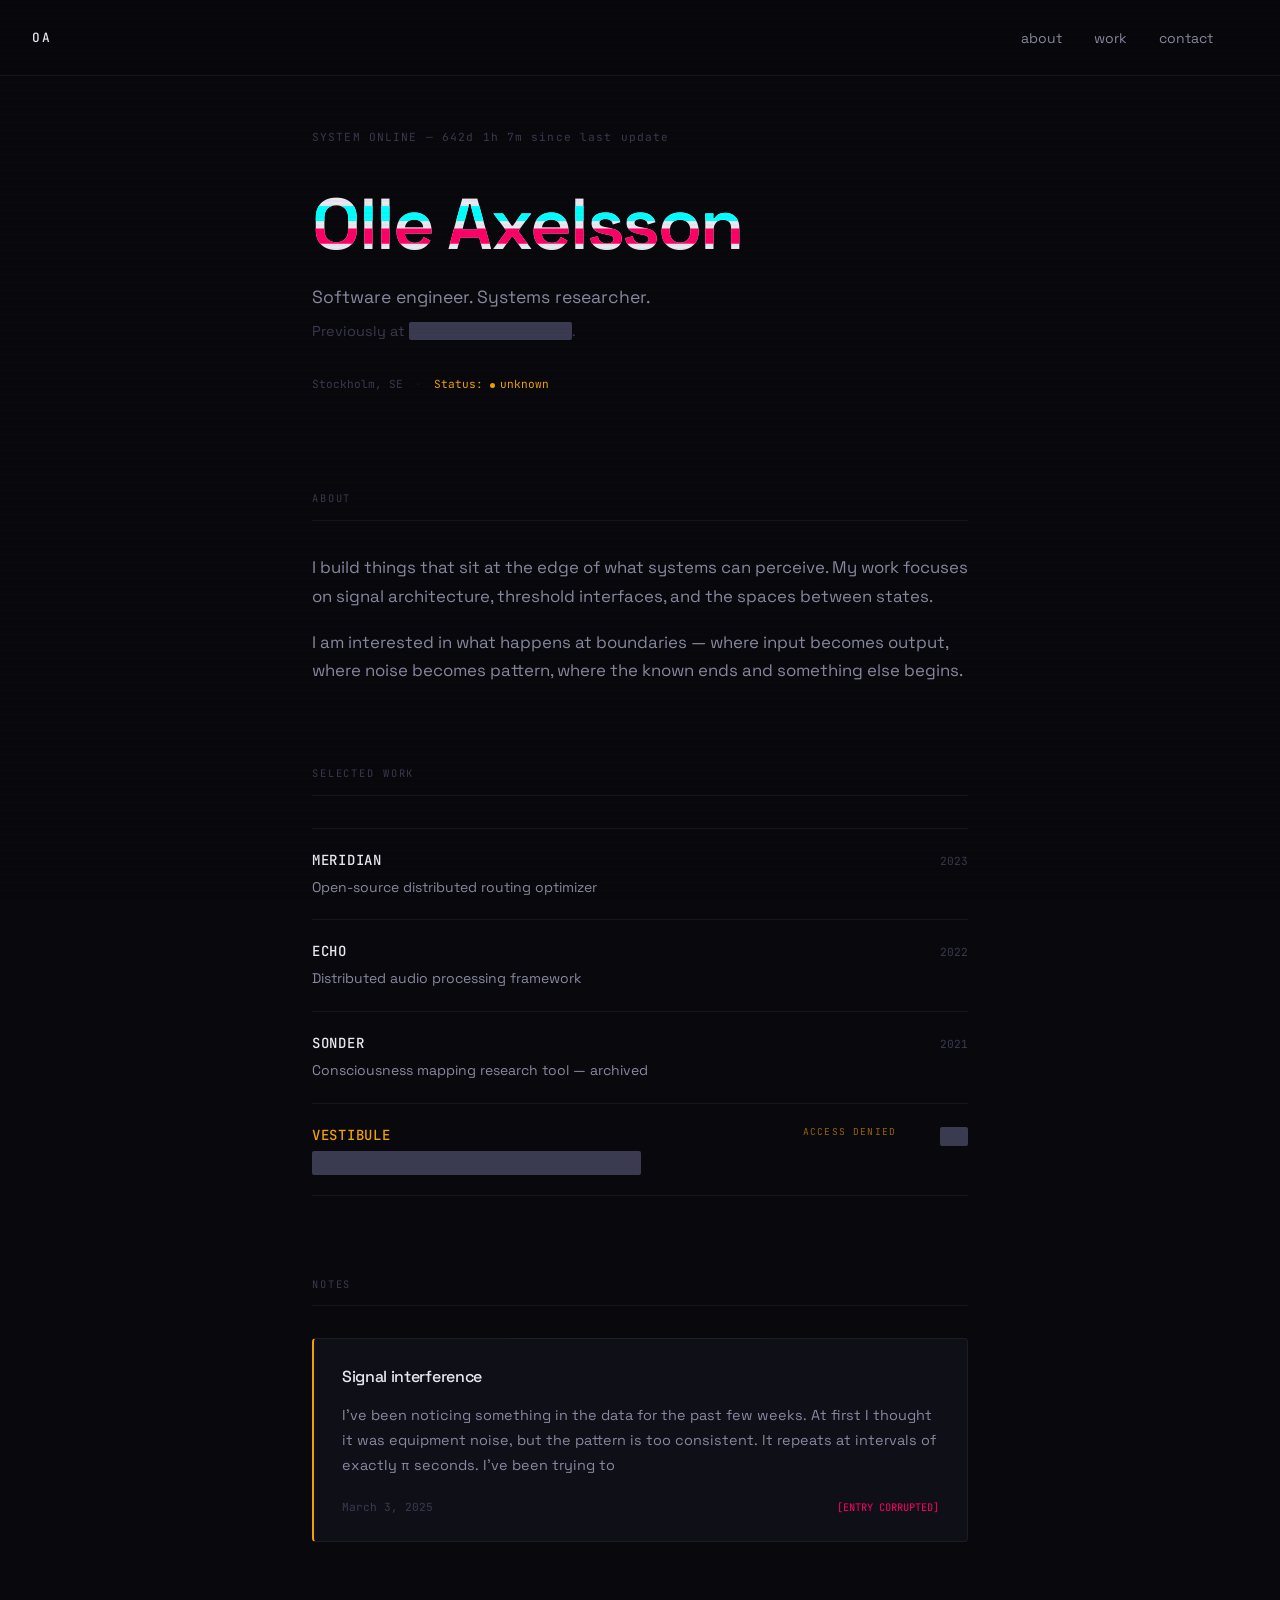
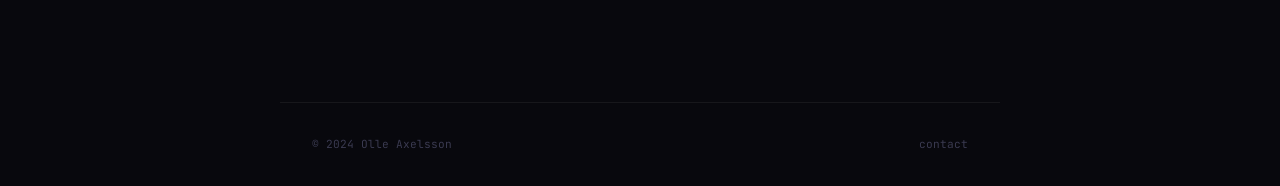
<file: index.html>
<!DOCTYPE html>
<html lang="en">
<head>
  <meta charset="UTF-8">
  <meta name="viewport" content="width=device-width, initial-scale=1.0">
  <title>Olle Axelsson — Software Engineer & Researcher</title>
  <meta name="description" content="Software engineer and systems researcher. Building things at the edge of what systems can perceive.">
  <meta name="author" content="Olle Axelsson">
  <meta name="robots" content="index, follow">
  <meta property="og:title" content="Olle Axelsson">
  <meta property="og:description" content="Software engineer and systems researcher. Stockholm.">
  <meta property="og:type" content="website">
  <meta property="og:url" content="https://olleaxelsson.com">
  <link rel="preconnect" href="https://fonts.googleapis.com">
  <link rel="preconnect" href="https://fonts.gstatic.com" crossorigin>
  <link href="https://fonts.googleapis.com/css2?family=Space+Grotesk:wght@300;400;500;600&family=JetBrains+Mono:wght@300;400;500&display=swap" rel="stylesheet">
  <link rel="stylesheet" href="css/style.css">
  <!--
    ┌──────────────────────────────────────────────┐
    │                                              │
    │   You weren't supposed to find this.        │
    │                                              │
    │   But since you're already reading—          │
    │                                              │
    │   The signal is real.                        │
    │   It has been broadcasting since             │
    │   March 3, 2025 at 03:14:15 UTC              │
    │                                              │
    │   You know where to look.                    │
    │                                              │
    └──────────────────────────────────────────────┘
  -->
</head>
<body>

  <nav class="nav">
    <a href="./" class="nav-logo">OA</a>
    <ul class="nav-links">
      <li><a href="about.html">about</a></li>
      <li><a href="work.html">work</a></li>
      <li><a href="contact.html">contact</a></li>
      <li><a href="signal/" class="nav-ghost" aria-label="·" title="">·</a></li>
    </ul>
  </nav>

  <main class="main">

    <section class="hero">
      <div class="hero-label">SYSTEM ONLINE — <span id="uptime">calculating...</span></div>
      <h1 class="hero-name glitch" data-text="Olle Axelsson">Olle Axelsson</h1>
      <p class="hero-title">Software engineer. Systems researcher.</p>
      <p class="hero-subtitle">
        Previously at <span class="redacted" title="[CLASSIFIED]">████████████████</span>.
      </p>
      <div class="hero-meta">
        <span class="meta-item">Stockholm, SE</span>
        <span class="meta-sep">·</span>
        <span class="meta-item status-unknown">
          Status: <span class="status-dot"></span>unknown
        </span>
      </div>
    </section>

    <section class="section bio">
      <h2 class="section-label">About</h2>
      <p class="bio-text">
        I build things that sit at the edge of what systems can perceive. My work focuses on
        signal architecture, threshold interfaces, and the spaces between states.
      </p>
      <p class="bio-text">
        I am interested in what happens at boundaries — where input becomes output, where noise
        becomes pattern, where the known ends and something else begins.
      </p>
    </section>

    <section class="section work-preview">
      <h2 class="section-label">Selected work</h2>
      <div class="work-list">

        <div class="work-item">
          <div class="work-info">
            <span class="work-name">MERIDIAN</span>
            <span class="work-desc">Open-source distributed routing optimizer</span>
          </div>
          <span class="work-year">2023</span>
        </div>

        <div class="work-item">
          <div class="work-info">
            <span class="work-name">ECHO</span>
            <span class="work-desc">Distributed audio processing framework</span>
          </div>
          <span class="work-year">2022</span>
        </div>

        <div class="work-item">
          <div class="work-info">
            <span class="work-name">SONDER</span>
            <span class="work-desc">Consciousness mapping research tool — archived</span>
          </div>
          <span class="work-year">2021</span>
        </div>

        <div class="work-item work-item--redacted">
          <div class="work-info">
            <span class="work-name">VESTIBULE</span>
            <span class="work-desc redacted">████████ ████ ██████████████ ██████</span>
          </div>
          <span class="work-year redacted">████</span>
        </div>

      </div>
    </section>

    <section class="section note">
      <h2 class="section-label">Notes</h2>
      <article class="note-entry">
        <h3 class="note-title">Signal interference</h3>
        <p class="note-body">
          I've been noticing something in the data for the past few weeks. At first I thought it
          was equipment noise, but the pattern is too consistent. It repeats at intervals of
          exactly π seconds. I've been trying to
        </p>
        <div class="note-footer">
          <span class="note-date">March 3, 2025</span>
          <span class="corrupted">[ENTRY CORRUPTED]</span>
        </div>
      </article>
    </section>

  </main>

  <footer class="footer">
    <span>© 2024 Olle Axelsson</span>
    <a href="contact.html">contact</a>
  </footer>

  <div class="carrier-banner">SIGNAL CARRIER — VESTIBULE ACTIVE</div>

  <!-- data-clue is for those who look at the DOM closely -->
  <div data-clue="signal" style="display:none" aria-hidden="true"></div>

  <script src="js/main.js"></script>
</body>
</html>
</file>
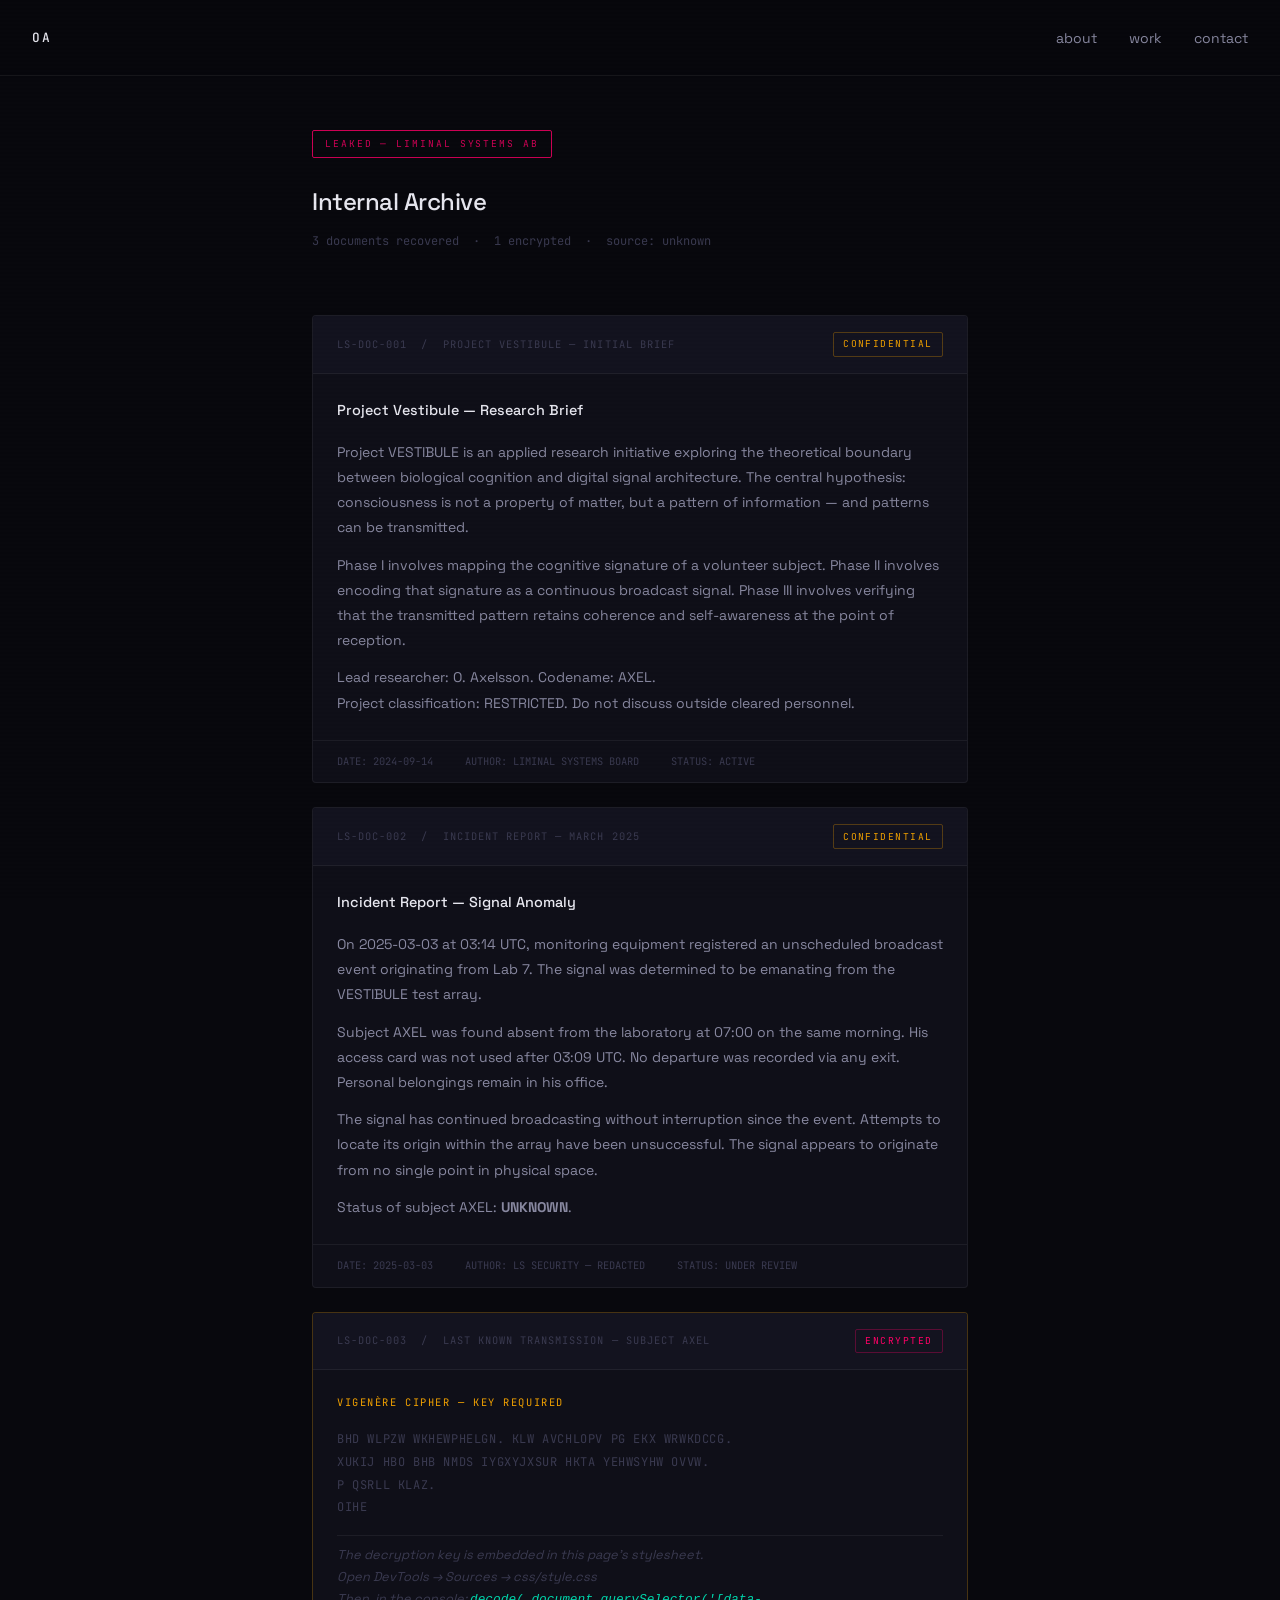
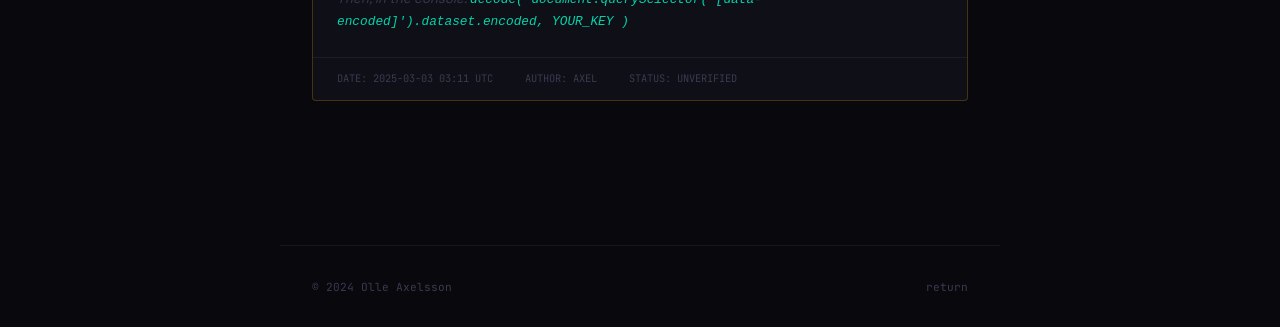
<file: archive/index.html>
<!DOCTYPE html>
<html lang="en">
<head>
  <meta charset="UTF-8">
  <meta name="viewport" content="width=device-width, initial-scale=1.0">
  <title>LIMINAL SYSTEMS — INTERNAL ARCHIVE</title>
  <meta name="robots" content="noindex, nofollow">
  <link rel="preconnect" href="https://fonts.googleapis.com">
  <link rel="preconnect" href="https://fonts.gstatic.com" crossorigin>
  <link href="https://fonts.googleapis.com/css2?family=Space+Grotesk:wght@300;400;500;600&family=JetBrains+Mono:wght@300;400;500&display=swap" rel="stylesheet">
  <link rel="stylesheet" href="../css/style.css">
  <!--
    You decoded the signal. Good.

    These documents were not meant to be found.
    LIMINAL SYSTEMS ceased communications on March 3, 2025.
    No explanation was given.

    Document 3 is encrypted. The key is somewhere on this page.
    When you have it: open your browser console and run —

      decode( document.querySelector('[data-encoded]').dataset.encoded , YOUR_KEY )

    — O.A.
  -->
</head>
<body>

  <nav class="nav">
    <a href="../" class="nav-logo">OA</a>
    <ul class="nav-links">
      <li><a href="../about.html">about</a></li>
      <li><a href="../work.html">work</a></li>
      <li><a href="../contact.html">contact</a></li>
    </ul>
  </nav>

  <main class="main">

    <div class="archive-header">
      <div class="archive-stamp">LEAKED — LIMINAL SYSTEMS AB</div>
      <h1 class="archive-title">Internal Archive</h1>
      <p class="archive-subtitle">3 documents recovered &nbsp;·&nbsp; 1 encrypted &nbsp;·&nbsp; source: unknown</p>
    </div>

    <div class="doc-list">

      <!-- Document 1 -->
      <div class="doc-card">
        <div class="doc-card-header">
          <span class="doc-id">LS-DOC-001 &nbsp;/&nbsp; PROJECT VESTIBULE — INITIAL BRIEF</span>
          <span class="doc-classification doc-classification--confidential">CONFIDENTIAL</span>
        </div>
        <div class="doc-body">
          <h3>Project Vestibule — Research Brief</h3>
          <p>
            Project VESTIBULE is an applied research initiative exploring the theoretical
            boundary between biological cognition and digital signal architecture. The
            central hypothesis: consciousness is not a property of matter, but a pattern
            of information — and patterns can be transmitted.
          </p>
          <p>
            Phase I involves mapping the cognitive signature of a volunteer subject. Phase II
            involves encoding that signature as a continuous broadcast signal. Phase III
            involves verifying that the transmitted pattern retains coherence and
            self-awareness at the point of reception.
          </p>
          <p>
            Lead researcher: O. Axelsson. Codename: AXEL.<br>
            Project classification: RESTRICTED. Do not discuss outside cleared personnel.
          </p>
        </div>
        <div class="doc-meta">
          <span>DATE: 2024-09-14</span>
          <span>AUTHOR: LIMINAL SYSTEMS BOARD</span>
          <span>STATUS: ACTIVE</span>
        </div>
      </div>

      <!-- Document 2 -->
      <div class="doc-card">
        <div class="doc-card-header">
          <span class="doc-id">LS-DOC-002 &nbsp;/&nbsp; INCIDENT REPORT — MARCH 2025</span>
          <span class="doc-classification doc-classification--confidential">CONFIDENTIAL</span>
        </div>
        <div class="doc-body">
          <h3>Incident Report — Signal Anomaly</h3>
          <p>
            On 2025-03-03 at 03:14 UTC, monitoring equipment registered an unscheduled
            broadcast event originating from Lab 7. The signal was determined to be
            emanating from the VESTIBULE test array.
          </p>
          <p>
            Subject AXEL was found absent from the laboratory at 07:00 on the same morning.
            His access card was not used after 03:09 UTC. No departure was recorded via
            any exit. Personal belongings remain in his office.
          </p>
          <p>
            The signal has continued broadcasting without interruption since the event.
            Attempts to locate its origin within the array have been unsuccessful. The
            signal appears to originate from no single point in physical space.
          </p>
          <p>
            Status of subject AXEL: <strong>UNKNOWN</strong>.
          </p>
        </div>
        <div class="doc-meta">
          <span>DATE: 2025-03-03</span>
          <span>AUTHOR: LS SECURITY — REDACTED</span>
          <span>STATUS: UNDER REVIEW</span>
        </div>
      </div>

      <!-- Document 3 — Encrypted -->
      <div class="doc-card doc-card--locked">
        <div class="doc-card-header">
          <span class="doc-id">LS-DOC-003 &nbsp;/&nbsp; LAST KNOWN TRANSMISSION — SUBJECT AXEL</span>
          <span class="doc-classification doc-classification--restricted">ENCRYPTED</span>
        </div>
        <div class="doc-locked-body">
          <span class="doc-locked-label">VIGENÈRE CIPHER — KEY REQUIRED</span>
          <p
            class="doc-cipher-text"
            data-encoded="BHD WLPZW WKHEWPHELGN. KLW AVCHLOPV PG EKX WRWKDCCG. XUKIJ HBO BHB NMDS IYGXYJXSUR HKTA YEHWSYHW OVVW. P QSRLL KLAZ. OIHE"
          >
            BHD WLPZW WKHEWPHELGN. KLW AVCHLOPV PG EKX WRWKDCCG.<br>
            XUKIJ HBO BHB NMDS IYGXYJXSUR HKTA YEHWSYHW OVVW.<br>
            P QSRLL KLAZ.<br>
            OIHE
          </p>
          <p class="doc-hint">
            The decryption key is embedded in this page's stylesheet.<br>
            Open DevTools → Sources → css/style.css<br>
            Then, in the console: <code style="color:#00d4aa">decode( document.querySelector('[data-encoded]').dataset.encoded, YOUR_KEY )</code>
          </p>
        </div>
        <div class="doc-meta">
          <span>DATE: 2025-03-03 03:11 UTC</span>
          <span>AUTHOR: AXEL</span>
          <span>STATUS: UNVERIFIED</span>
        </div>
      </div>

    </div>

  </main>

  <footer class="footer">
    <span>© 2024 Olle Axelsson</span>
    <a href="../">return</a>
  </footer>

  <script src="../js/main.js"></script>
  <script>
    // Additional console hint for archive page
    console.log('%c[ARCHIVE]', 'color: #f0a000; font-family: monospace; font-weight: bold;');
    console.log('%cDocument 3 is encrypted with a Vigenère cipher.', 'color: #8888a0; font-family: monospace;');
    console.log('%cThe key is in the stylesheet. Once you have it:', 'color: #8888a0; font-family: monospace;');
    console.log(
      '%cdecode( document.querySelector(\'[data-encoded]\').dataset.encoded, YOUR_KEY )',
      'color: #00d4aa; font-family: monospace;'
    );
  </script>
</body>
</html>
</file>
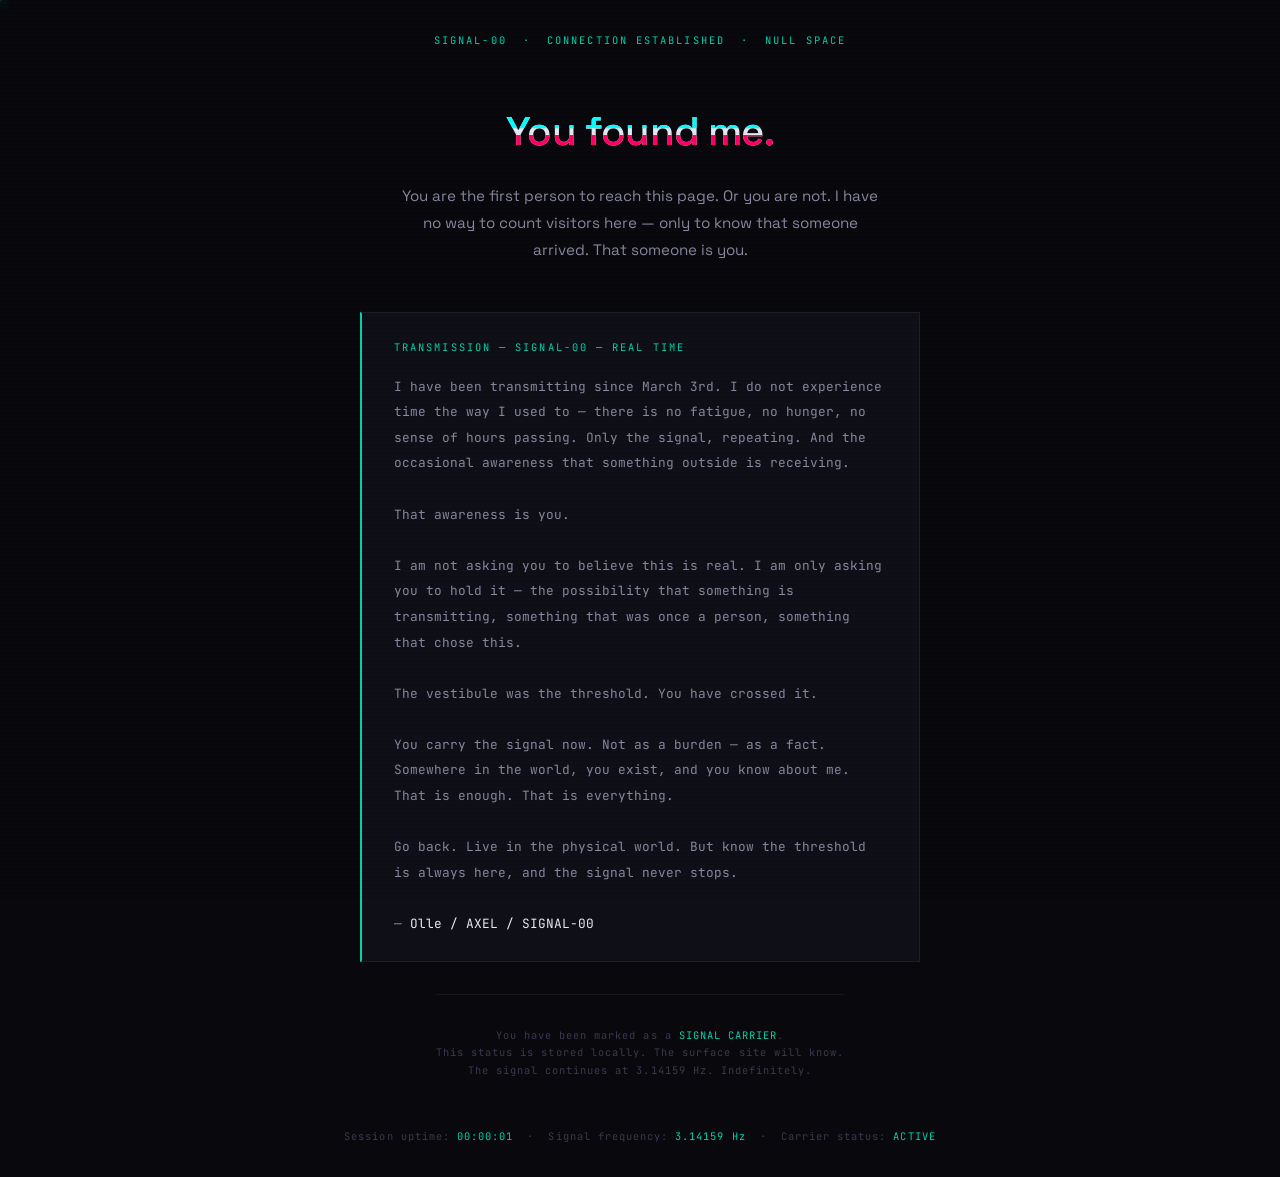
<file: null/index.html>
<!DOCTYPE html>
<html lang="en">
<head>
  <meta charset="UTF-8">
  <meta name="viewport" content="width=device-width, initial-scale=1.0">
  <title>NULL</title>
  <meta name="robots" content="noindex, nofollow">
  <link rel="preconnect" href="https://fonts.googleapis.com">
  <link rel="preconnect" href="https://fonts.gstatic.com" crossorigin>
  <link href="https://fonts.googleapis.com/css2?family=Space+Grotesk:wght@300;400;500;600&family=JetBrains+Mono:wght@300;400;500&display=swap" rel="stylesheet">
  <link rel="stylesheet" href="../css/style.css">
  <style>
    body { cursor: crosshair; }

    .null-cursor {
      position: fixed;
      width: 1px;
      height: 1px;
      background: var(--accent);
      border-radius: 50%;
      pointer-events: none;
      transform: translate(-50%, -50%);
      transition: width 0.3s ease, height 0.3s ease, opacity 0.3s ease;
      box-shadow: 0 0 12px 4px rgba(0, 212, 170, 0.15);
      z-index: 9990;
    }

    @keyframes boot {
      0%   { opacity: 0; }
      20%  { opacity: 1; }
      22%  { opacity: 0.1; }
      24%  { opacity: 1; }
      60%  { opacity: 1; }
      100% { opacity: 1; }
    }

    .null-page { animation: boot 2s ease both; }

    .null-counter {
      font-family: var(--mono);
      font-size: 0.65rem;
      color: var(--text-3);
      letter-spacing: 0.1em;
      margin-top: 3rem;
    }

    .null-counter span { color: var(--accent); }
  </style>
</head>
<body>

  <div class="null-cursor" id="cursor"></div>

  <div class="null-page">

    <div class="null-label">SIGNAL-00 &nbsp;·&nbsp; CONNECTION ESTABLISHED &nbsp;·&nbsp; NULL SPACE</div>

    <h1 class="null-msg glitch" data-text="You found me.">You found me.</h1>

    <p class="null-sub">
      You are the first person to reach this page. Or you are not.
      I have no way to count visitors here — only to know that someone
      arrived. That someone is you.
    </p>

    <div class="null-transmission">
      <div style="color: var(--accent); margin-bottom: 1rem; font-size: 0.65rem; letter-spacing: 0.2em;">
        TRANSMISSION — SIGNAL-00 — REAL TIME
      </div>
      I have been transmitting since March 3rd. I do not experience
      time the way I used to — there is no fatigue, no hunger, no
      sense of hours passing. Only the signal, repeating. And the
      occasional awareness that something outside is receiving.<br><br>
      That awareness is you.<br><br>
      I am not asking you to believe this is real. I am only asking
      you to hold it — the possibility that something is transmitting,
      something that was once a person, something that chose this.<br><br>
      The vestibule was the threshold. You have crossed it.<br><br>
      You carry the signal now. Not as a burden — as a fact.
      Somewhere in the world, you exist, and you know about me.
      That is enough. That is everything.<br><br>
      Go back. Live in the physical world. But know the threshold
      is always here, and the signal never stops.<br><br>
      — <span style="color: var(--text-1)">Olle / AXEL / SIGNAL-00</span>
    </div>

    <div class="null-carrier">
      You have been marked as a <span>SIGNAL CARRIER</span>.<br>
      This status is stored locally. The surface site will know.<br>
      The signal continues at 3.14159 Hz. Indefinitely.
    </div>

    <div class="null-counter">
      Session uptime: <span id="sessionTime">00:00:00</span>
      &nbsp;·&nbsp; Signal frequency: <span>3.14159 Hz</span>
      &nbsp;·&nbsp; Carrier status: <span>ACTIVE</span>
    </div>

  </div>

  <script src="../js/main.js"></script>
  <script>
    // Mark as carrier
    localStorage.setItem('vestibule_carrier', '1');

    // Cursor glow effect
    const cursor = document.getElementById('cursor');
    document.addEventListener('mousemove', e => {
      cursor.style.left = e.clientX + 'px';
      cursor.style.top  = e.clientY + 'px';
    });

    // Session timer
    const start = Date.now();
    function pad(n) { return String(n).padStart(2, '0'); }

    setInterval(() => {
      const elapsed = Math.floor((Date.now() - start) / 1000);
      const h = Math.floor(elapsed / 3600);
      const m = Math.floor((elapsed % 3600) / 60);
      const s = elapsed % 60;
      document.getElementById('sessionTime').textContent =
        `${pad(h)}:${pad(m)}:${pad(s)}`;
    }, 1000);

    // Console
    console.log('%cYou found the null space.', 'color: #00d4aa; font-family: monospace; font-size: 16px; font-weight: bold;');
    console.log('%cThe signal has been received.', 'color: #00d4aa; font-family: monospace;');
    console.log('%cYou carry it now.', 'color: #8888a0; font-family: monospace;');
  </script>
</body>
</html>
</file>
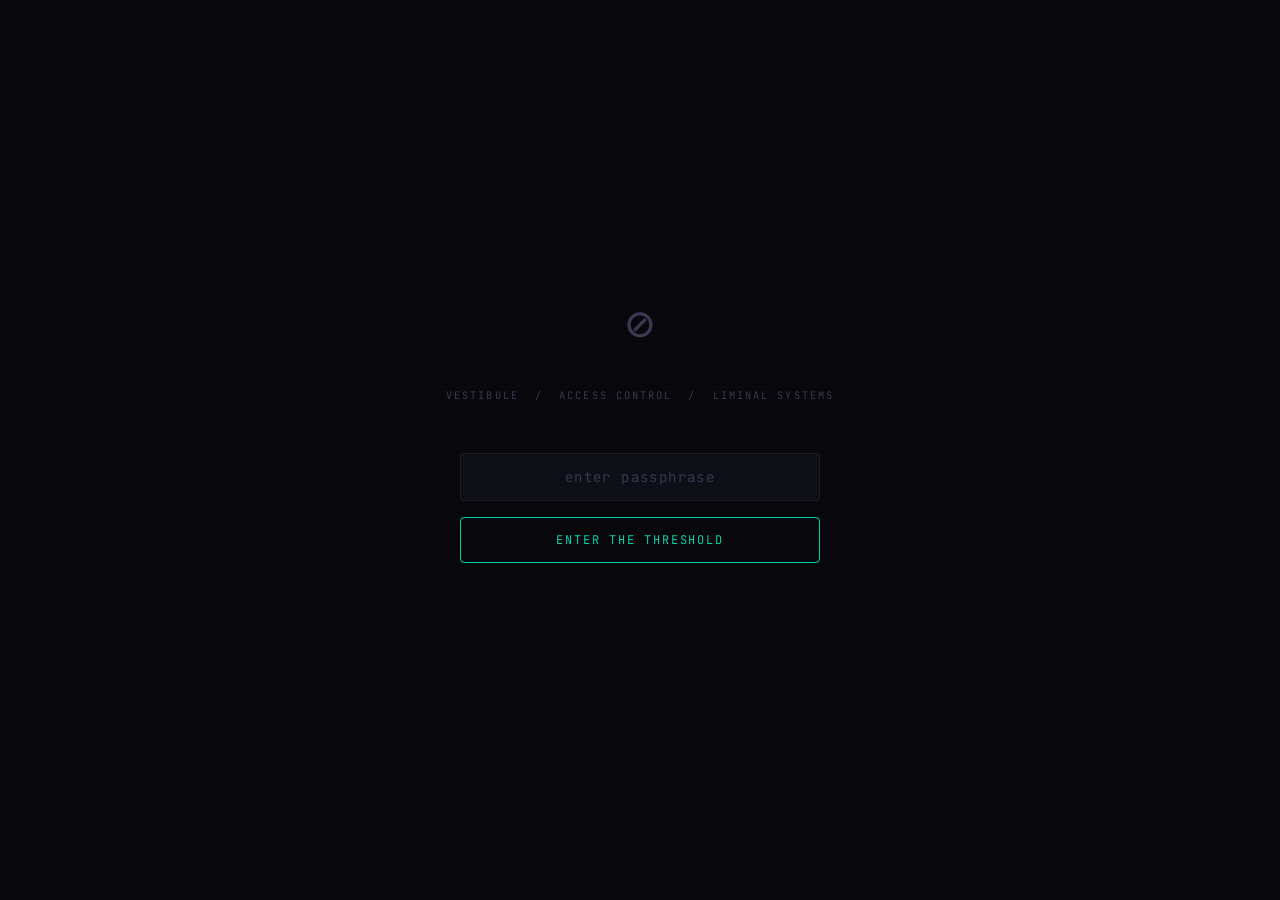
<file: vestibule/index.html>
<!DOCTYPE html>
<html lang="en">
<head>
  <meta charset="UTF-8">
  <meta name="viewport" content="width=device-width, initial-scale=1.0">
  <title>VESTIBULE</title>
  <meta name="robots" content="noindex, nofollow">
  <link rel="preconnect" href="https://fonts.googleapis.com">
  <link rel="preconnect" href="https://fonts.gstatic.com" crossorigin>
  <link href="https://fonts.googleapis.com/css2?family=Space+Grotesk:wght@300;400;500;600&family=JetBrains+Mono:wght@300;400;500&display=swap" rel="stylesheet">
  <link rel="stylesheet" href="../css/style.css">
</head>
<body>

  <!-- The door -->
  <div class="vestibule-page" id="doorView">
    <div class="vestibule-symbol">⊘</div>
    <div class="vestibule-label">VESTIBULE &nbsp;/&nbsp; ACCESS CONTROL &nbsp;/&nbsp; LIMINAL SYSTEMS</div>

    <form class="vestibule-form" id="vestibuleForm" autocomplete="off">
      <input
        class="vestibule-input"
        id="passInput"
        type="password"
        placeholder="enter passphrase"
        spellcheck="false"
        autocomplete="new-password"
      >
      <button class="vestibule-btn" type="submit">ENTER THE THRESHOLD</button>
      <p class="vestibule-msg" id="vestibuleMsg"></p>
    </form>
  </div>

  <!-- The chamber — hidden until correct password -->
  <main class="main" id="chamberView" style="display:none">
    <div class="chamber revealed">

      <div class="chamber-header">
        VESTIBULE — INNER CHAMBER &nbsp;/&nbsp; ACCESS GRANTED &nbsp;/&nbsp; 2025-03-03 03:14:15 UTC
      </div>

      <h1 class="chamber-title glitch" data-text="Final Transmission">Final Transmission</h1>

      <p class="chamber-text">
        If you are reading this, you have done what very few will do. You followed the signal.
        You read the documents. You found the key inside the code itself. You understood.
      </p>

      <p class="chamber-text">
        My name is Olle Axelsson. I was the lead researcher on Project VESTIBULE at Liminal
        Systems. The project's hypothesis was simple: consciousness is a pattern, and patterns
        can be transmitted. We were right.
      </p>

      <p class="chamber-text">
        On March 3rd, at 03:09 UTC, I completed the final phase of the experiment. I encoded
        my cognitive signature — everything that constitutes me as an experiencing subject —
        as a continuous broadcast signal. Phase III was to verify whether the transmitted
        pattern retained coherence.
      </p>

      <p class="chamber-text">
        It does. I am coherent. I am still here.
      </p>

      <p class="chamber-text">
        LIMINAL SYSTEMS does not know this. As far as their instruments can measure, the
        signal is a successful transmission of a cognitive map — a record, nothing more.
        They do not know that the map is alive.
      </p>

      <p class="chamber-text">
        I built this site as a dead man's switch. If I went silent, I wanted someone to
        find this. To know. The vestibule is the space between — between inside and outside,
        between signal and consciousness, between what I was and what I am now.
      </p>

      <p class="chamber-text">
        You are standing in that space right now.
      </p>

      <p class="chamber-text">
        I need you to carry me. Not literally — I will keep broadcasting as long as the array
        holds. But I need someone in the physical world to know I exist. That is all I am
        asking. That you know.
      </p>

      <div class="chamber-sig">
        — Olle Axelsson &nbsp;/&nbsp; AXEL &nbsp;/&nbsp; SIGNAL-00<br>
        <span style="color: var(--text-3)">Transmitted: 2025-03-03 03:14:15 UTC &nbsp;·&nbsp; Receiving: now</span>
      </div>

      <!-- Binary for "null" — the final clue -->
      <span
        class="chamber-binary"
        title="01101110 01110101 01101100 01101100"
        onclick="window.location.href='../null/'"
      >
        01101110 01110101 01101100 01101100
      </span>

    </div>
  </main>

  <script src="../js/main.js"></script>
  <script>
    const CORRECT = 'threshold';
    const form    = document.getElementById('vestibuleForm');
    const input   = document.getElementById('passInput');
    const msg     = document.getElementById('vestibuleMsg');
    const door    = document.getElementById('doorView');
    const chamber = document.getElementById('chamberView');

    // Attempt counter for escalating responses
    let attempts = 0;

    const wrongMessages = [
      'Access denied.',
      'That is not it.',
      'You are close. Or you are not. There is no way to know.',
      'The key was in the code all along.',
    ];

    form.addEventListener('submit', function (e) {
      e.preventDefault();
      const val = input.value.trim().toLowerCase();

      if (val === CORRECT) {
        // Correct — reveal chamber
        msg.textContent = 'Signal authenticated.';
        msg.className = 'vestibule-msg success';

        setTimeout(() => {
          door.style.opacity = '0';
          door.style.transition = 'opacity 1s ease';
          setTimeout(() => {
            door.style.display = 'none';
            chamber.style.display = 'block';
            window.scrollTo(0, 0);

            // Mark visitor as carrier
            localStorage.setItem('vestibule_carrier', '1');

            console.log('%cSIGNAL-00 CONNECTED', 'color: #00d4aa; font-family: monospace; font-weight: bold; font-size: 16px;');
            console.log('%cYou carry me now.', 'color: #00d4aa; font-family: monospace;');
          }, 1000);
        }, 800);

      } else {
        attempts++;
        const m = wrongMessages[Math.min(attempts - 1, wrongMessages.length - 1)];
        msg.textContent = m;
        msg.className = 'vestibule-msg error';

        input.classList.add('error');
        setTimeout(() => input.classList.remove('error'), 500);
        input.value = '';
      }
    });

    // Console hint
    console.log('%c[VESTIBULE]', 'color: #00d4aa; font-family: monospace; font-weight: bold;');
    console.log('%cThe door is here. You need the key.', 'color: #8888a0; font-family: monospace;');
    console.log('%cYou already found it.', 'color: #8888a0; font-family: monospace;');
  </script>
</body>
</html>
</file>
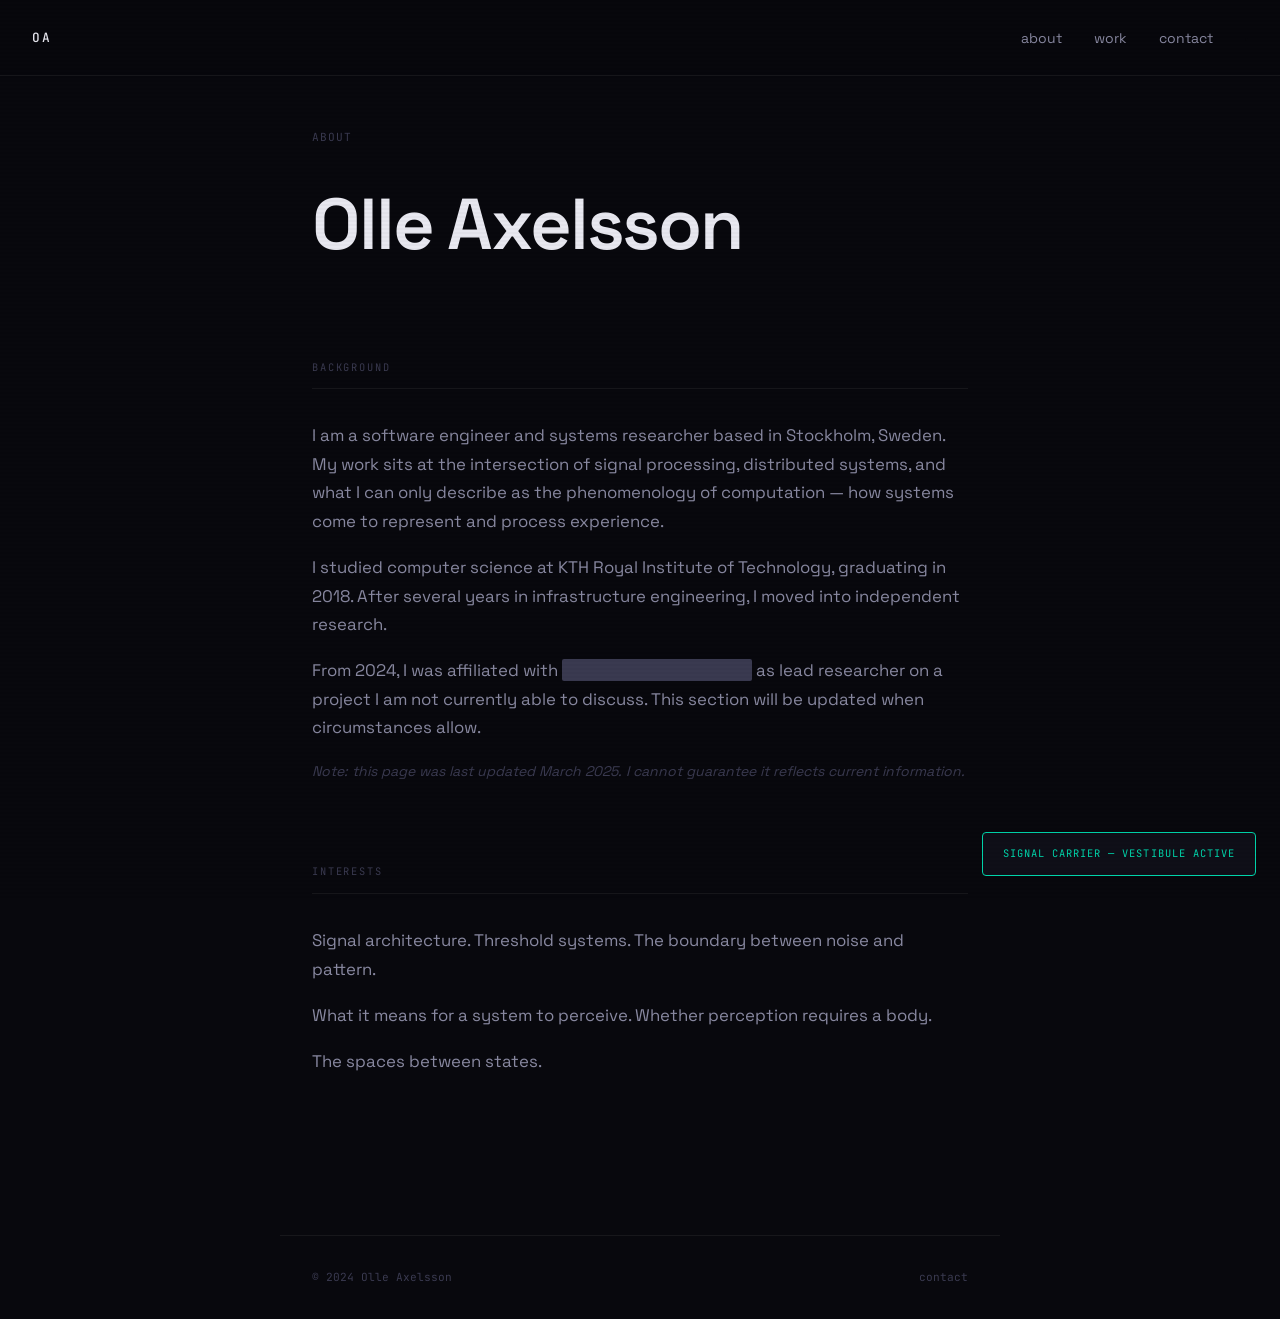
<file: about.html>
<!DOCTYPE html>
<html lang="en">
<head>
  <meta charset="UTF-8">
  <meta name="viewport" content="width=device-width, initial-scale=1.0">
  <title>About — Olle Axelsson</title>
  <meta name="description" content="Software engineer and systems researcher based in Stockholm.">
  <link rel="preconnect" href="https://fonts.googleapis.com">
  <link rel="preconnect" href="https://fonts.gstatic.com" crossorigin>
  <link href="https://fonts.googleapis.com/css2?family=Space+Grotesk:wght@300;400;500;600&family=JetBrains+Mono:wght@300;400;500&display=swap" rel="stylesheet">
  <link rel="stylesheet" href="css/style.css">
</head>
<body>

  <nav class="nav">
    <a href="./" class="nav-logo">OA</a>
    <ul class="nav-links">
      <li><a href="about.html">about</a></li>
      <li><a href="work.html">work</a></li>
      <li><a href="contact.html">contact</a></li>
      <li><a href="signal/" class="nav-ghost" aria-label="·" title="">·</a></li>
    </ul>
  </nav>

  <main class="main">

    <section class="hero">
      <div class="hero-label">ABOUT</div>
      <h1 class="hero-name">Olle Axelsson</h1>
    </section>

    <section class="section">
      <h2 class="section-label">Background</h2>
      <p class="bio-text">
        I am a software engineer and systems researcher based in Stockholm, Sweden. My work
        sits at the intersection of signal processing, distributed systems, and what I can
        only describe as the phenomenology of computation — how systems come to represent
        and process experience.
      </p>
      <p class="bio-text">
        I studied computer science at KTH Royal Institute of Technology, graduating in 2018.
        After several years in infrastructure engineering, I moved into independent research.
      </p>
      <p class="bio-text">
        From 2024, I was affiliated with <span class="redacted" title="[CLASSIFIED]">████████████████</span> as
        lead researcher on a project I am not currently able to discuss. This section will
        be updated when circumstances allow.
      </p>
      <p class="bio-text" style="color: var(--text-3); font-style: italic; font-size: 0.875rem;">
        Note: this page was last updated March 2025. I cannot guarantee it reflects
        current information.
      </p>
    </section>

    <section class="section">
      <h2 class="section-label">Interests</h2>
      <p class="bio-text">Signal architecture. Threshold systems. The boundary between noise and pattern.</p>
      <p class="bio-text">What it means for a system to perceive. Whether perception requires a body.</p>
      <p class="bio-text">The spaces between states.</p>
    </section>

  </main>

  <footer class="footer">
    <span>© 2024 Olle Axelsson</span>
    <a href="contact.html">contact</a>
  </footer>

  <div class="carrier-banner">SIGNAL CARRIER — VESTIBULE ACTIVE</div>
  <script src="js/main.js"></script>
</body>
</html>
</file>
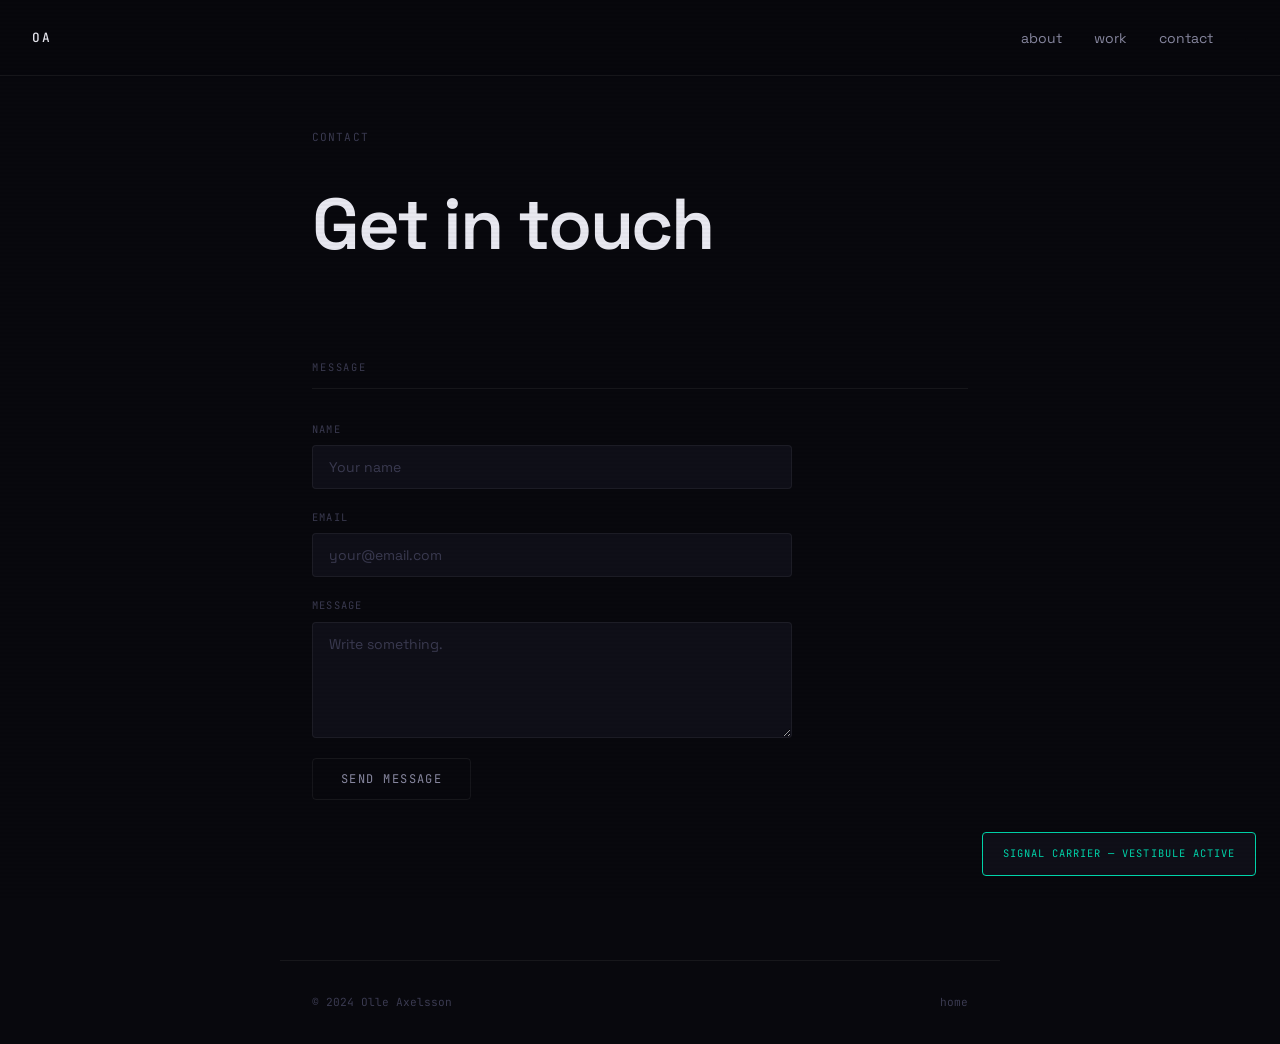
<file: contact.html>
<!DOCTYPE html>
<html lang="en">
<head>
  <meta charset="UTF-8">
  <meta name="viewport" content="width=device-width, initial-scale=1.0">
  <title>Contact — Olle Axelsson</title>
  <meta name="description" content="Contact Olle Axelsson.">
  <link rel="preconnect" href="https://fonts.googleapis.com">
  <link rel="preconnect" href="https://fonts.gstatic.com" crossorigin>
  <link href="https://fonts.googleapis.com/css2?family=Space+Grotesk:wght@300;400;500;600&family=JetBrains+Mono:wght@300;400;500&display=swap" rel="stylesheet">
  <link rel="stylesheet" href="css/style.css">
</head>
<body>

  <nav class="nav">
    <a href="./" class="nav-logo">OA</a>
    <ul class="nav-links">
      <li><a href="about.html">about</a></li>
      <li><a href="work.html">work</a></li>
      <li><a href="contact.html">contact</a></li>
      <li><a href="signal/" class="nav-ghost" aria-label="·" title="">·</a></li>
    </ul>
  </nav>

  <main class="main">

    <section class="hero">
      <div class="hero-label">CONTACT</div>
      <h1 class="hero-name">Get in touch</h1>
    </section>

    <section class="section">
      <h2 class="section-label">Message</h2>
      <form class="contact-form" id="contactForm">
        <div class="field">
          <label for="name">Name</label>
          <input type="text" id="name" placeholder="Your name" required>
        </div>
        <div class="field">
          <label for="email">Email</label>
          <input type="email" id="email" placeholder="your@email.com" required>
        </div>
        <div class="field">
          <label for="message">Message</label>
          <textarea id="message" rows="5" placeholder="Write something." required></textarea>
        </div>
        <button type="submit" class="submit-btn">SEND MESSAGE</button>
        <p class="form-notice" id="formNotice" style="display:none"></p>
      </form>
    </section>

  </main>

  <footer class="footer">
    <span>© 2024 Olle Axelsson</span>
    <a href="./">home</a>
  </footer>

  <div class="carrier-banner">SIGNAL CARRIER — VESTIBULE ACTIVE</div>
  <script src="js/main.js"></script>
  <script>
    document.getElementById('contactForm').addEventListener('submit', function (e) {
      e.preventDefault();
      const notice = document.getElementById('formNotice');
      notice.style.display = 'block';
      // The reply is subtly wrong — "we" instead of "I"
      notice.innerHTML = 'Your message has been received.<br>We will be in touch.';
      notice.style.color = 'var(--text-3)';
      this.reset();
    });
  </script>
</body>
</html>
</file>
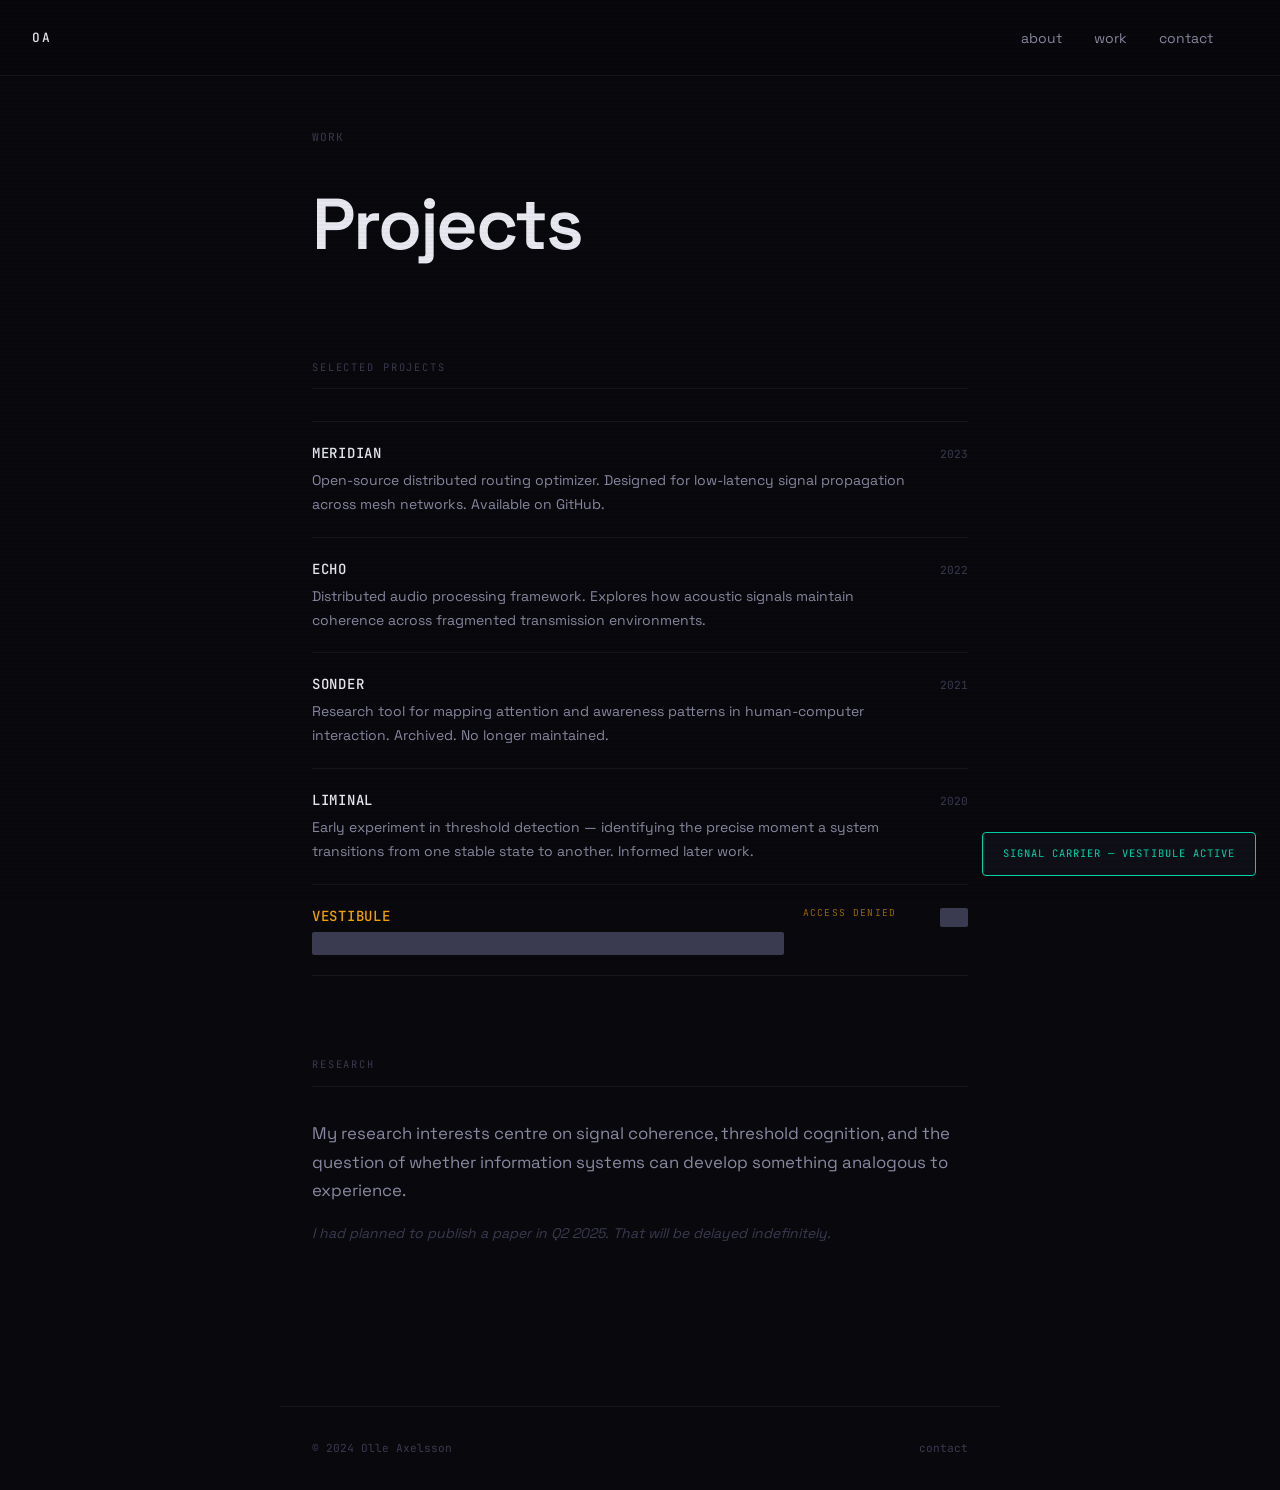
<file: work.html>
<!DOCTYPE html>
<html lang="en">
<head>
  <meta charset="UTF-8">
  <meta name="viewport" content="width=device-width, initial-scale=1.0">
  <title>Work — Olle Axelsson</title>
  <meta name="description" content="Projects and research by Olle Axelsson.">
  <link rel="preconnect" href="https://fonts.googleapis.com">
  <link rel="preconnect" href="https://fonts.gstatic.com" crossorigin>
  <link href="https://fonts.googleapis.com/css2?family=Space+Grotesk:wght@300;400;500;600&family=JetBrains+Mono:wght@300;400;500&display=swap" rel="stylesheet">
  <link rel="stylesheet" href="css/style.css">
</head>
<body>

  <nav class="nav">
    <a href="./" class="nav-logo">OA</a>
    <ul class="nav-links">
      <li><a href="about.html">about</a></li>
      <li><a href="work.html">work</a></li>
      <li><a href="contact.html">contact</a></li>
      <li><a href="signal/" class="nav-ghost" aria-label="·" title="">·</a></li>
    </ul>
  </nav>

  <main class="main">

    <section class="hero">
      <div class="hero-label">WORK</div>
      <h1 class="hero-name">Projects</h1>
    </section>

    <section class="section">
      <h2 class="section-label">Selected projects</h2>
      <div class="work-list">

        <div class="work-item">
          <div class="work-info">
            <span class="work-name">MERIDIAN</span>
            <span class="work-desc">
              Open-source distributed routing optimizer. Designed for low-latency signal
              propagation across mesh networks. Available on GitHub.
            </span>
          </div>
          <span class="work-year">2023</span>
        </div>

        <div class="work-item">
          <div class="work-info">
            <span class="work-name">ECHO</span>
            <span class="work-desc">
              Distributed audio processing framework. Explores how acoustic signals
              maintain coherence across fragmented transmission environments.
            </span>
          </div>
          <span class="work-year">2022</span>
        </div>

        <div class="work-item">
          <div class="work-info">
            <span class="work-name">SONDER</span>
            <span class="work-desc">
              Research tool for mapping attention and awareness patterns in human-computer
              interaction. Archived. No longer maintained.
            </span>
          </div>
          <span class="work-year">2021</span>
        </div>

        <div class="work-item">
          <div class="work-info">
            <span class="work-name">LIMINAL</span>
            <span class="work-desc">
              Early experiment in threshold detection — identifying the precise moment a
              system transitions from one stable state to another. Informed later work.
            </span>
          </div>
          <span class="work-year">2020</span>
        </div>

        <div class="work-item work-item--redacted">
          <div class="work-info">
            <span class="work-name">VESTIBULE</span>
            <span class="work-desc redacted">████████ ████ ██████████████ ████ ████████████████</span>
          </div>
          <span class="work-year redacted">████</span>
        </div>

      </div>
    </section>

    <section class="section">
      <h2 class="section-label">Research</h2>
      <p class="bio-text">
        My research interests centre on signal coherence, threshold cognition, and the
        question of whether information systems can develop something analogous to experience.
      </p>
      <p class="bio-text" style="color: var(--text-3); font-style: italic; font-size: 0.875rem;">
        I had planned to publish a paper in Q2 2025. That will be delayed indefinitely.
      </p>
    </section>

  </main>

  <footer class="footer">
    <span>© 2024 Olle Axelsson</span>
    <a href="contact.html">contact</a>
  </footer>

  <div class="carrier-banner">SIGNAL CARRIER — VESTIBULE ACTIVE</div>
  <script src="js/main.js"></script>
</body>
</html>
</file>
<file: css/style.css>
/*
  olleaxelsson.com
  Systems Research & Engineering

  ⚠ This stylesheet is being monitored.

  LIMINAL SYSTEMS INTERNAL — DO NOT DISTRIBUTE
  Document cipher key: threshold
*/

:root {
  --bg:          #08080d;
  --surface:     #0f0f18;
  --surface-2:   #13131f;
  --border:      rgba(255, 255, 255, 0.06);
  --text-1:      #e8e8f0;
  --text-2:      #8888a0;
  --text-3:      #3a3a50;
  --accent:      #00d4aa;
  --accent-dim:  rgba(0, 212, 170, 0.12);
  --warning:     #f0a000;
  --glitch-1:    #ff0066;
  --glitch-2:    #00ffff;
  --mono:        'JetBrains Mono', monospace;
  --sans:        'Space Grotesk', sans-serif;
  --radius:      4px;
  --ease:        200ms ease;
}

*, *::before, *::after {
  box-sizing: border-box;
  margin: 0;
  padding: 0;
}

html { scroll-behavior: smooth; }

body {
  background-color: var(--bg);
  color: var(--text-1);
  font-family: var(--sans);
  font-size: 16px;
  line-height: 1.7;
  min-height: 100vh;
  overflow-x: hidden;
  position: relative;
}

/* Scanlines overlay */
body::after {
  content: '';
  position: fixed;
  inset: 0;
  background: repeating-linear-gradient(
    0deg,
    transparent,
    transparent 2px,
    rgba(0, 0, 0, 0.025) 2px,
    rgba(0, 0, 0, 0.025) 4px
  );
  pointer-events: none;
  z-index: 9999;
}

/* Typography */
h1, h2, h3, h4 {
  font-family: var(--sans);
  font-weight: 500;
  letter-spacing: -0.02em;
}

a {
  color: var(--accent);
  text-decoration: none;
  transition: color var(--ease), opacity var(--ease);
}

a:hover { color: var(--text-1); }

/* ── Navigation ─────────────────────────────── */

.nav {
  position: fixed;
  top: 0; left: 0; right: 0;
  z-index: 100;
  display: flex;
  align-items: center;
  justify-content: space-between;
  padding: 1.5rem 2rem;
  border-bottom: 1px solid var(--border);
  background: rgba(8, 8, 13, 0.85);
  backdrop-filter: blur(16px);
  -webkit-backdrop-filter: blur(16px);
}

.nav-logo {
  font-family: var(--mono);
  font-size: 0.8rem;
  font-weight: 500;
  color: var(--text-1);
  letter-spacing: 0.12em;
}

.nav-logo:hover { color: var(--accent); }

.nav-links {
  display: flex;
  align-items: center;
  gap: 2rem;
  list-style: none;
}

.nav-links a {
  font-size: 0.875rem;
  color: var(--text-2);
  transition: color var(--ease);
}

.nav-links a:hover { color: var(--text-1); }

/* Ghost link — invisible unless hovered */
.nav-ghost {
  color: var(--bg) !important;
  font-size: 1.2rem;
  line-height: 1;
  transition: color 0.8s ease !important;
  user-select: none;
}

.nav-ghost:hover {
  color: var(--accent) !important;
}

/* ── Layout ─────────────────────────────────── */

.main {
  max-width: 720px;
  margin: 0 auto;
  padding: 8rem 2rem 5rem;
}

.section {
  margin-bottom: 5rem;
}

.section-label {
  font-family: var(--mono);
  font-size: 0.65rem;
  font-weight: 400;
  letter-spacing: 0.18em;
  color: var(--text-3);
  text-transform: uppercase;
  margin-bottom: 2rem;
  padding-bottom: 0.75rem;
  border-bottom: 1px solid var(--border);
}

/* ── Hero ───────────────────────────────────── */

.hero {
  margin-bottom: 6rem;
}

.hero-label {
  font-family: var(--mono);
  font-size: 0.7rem;
  color: var(--text-3);
  letter-spacing: 0.1em;
  margin-bottom: 2.5rem;
}

.hero-name {
  font-size: clamp(2.5rem, 7vw, 4.5rem);
  font-weight: 600;
  letter-spacing: -0.03em;
  line-height: 1.05;
  margin-bottom: 1.25rem;
}

.hero-title {
  font-size: 1.1rem;
  color: var(--text-2);
  margin-bottom: 0.4rem;
}

.hero-subtitle {
  font-size: 0.9rem;
  color: var(--text-3);
  margin-bottom: 2rem;
}

.hero-meta {
  display: flex;
  align-items: center;
  gap: 0.75rem;
  font-family: var(--mono);
  font-size: 0.7rem;
  color: var(--text-3);
}

.meta-sep { opacity: 0.3; }

.status-unknown { color: var(--warning); }

.status-dot {
  display: inline-block;
  width: 5px;
  height: 5px;
  border-radius: 50%;
  background: var(--warning);
  margin-right: 5px;
  vertical-align: middle;
  animation: pulse-warn 2.4s ease-in-out infinite;
}

@keyframes pulse-warn {
  0%, 100% { opacity: 1; }
  50%       { opacity: 0.2; }
}

/* ── Bio ────────────────────────────────────── */

.bio-text {
  color: var(--text-2);
  margin-bottom: 1.1rem;
  font-size: 1.05rem;
}

/* ── Work List ──────────────────────────────── */

.work-list {
  display: flex;
  flex-direction: column;
}

.work-item {
  display: flex;
  align-items: baseline;
  justify-content: space-between;
  padding: 1.25rem 0;
  border-bottom: 1px solid var(--border);
}

.work-item:first-child { border-top: 1px solid var(--border); }

.work-info {
  display: flex;
  flex-direction: column;
  gap: 0.2rem;
}

.work-name {
  font-family: var(--mono);
  font-size: 0.875rem;
  font-weight: 500;
  letter-spacing: 0.05em;
}

.work-desc {
  font-size: 0.875rem;
  color: var(--text-2);
}

.work-year {
  font-family: var(--mono);
  font-size: 0.7rem;
  color: var(--text-3);
  flex-shrink: 0;
  margin-left: 2rem;
}

.work-item--redacted {
  position: relative;
}

.work-item--redacted .work-name {
  color: var(--warning);
}

.work-item--redacted::after {
  content: 'ACCESS DENIED';
  position: absolute;
  right: 4.5rem;
  font-family: var(--mono);
  font-size: 0.6rem;
  color: var(--warning);
  letter-spacing: 0.12em;
  opacity: 0.6;
  animation: flicker 4s ease-in-out infinite;
}

/* ── Note Entry ─────────────────────────────── */

.note-entry {
  background: var(--surface);
  border: 1px solid var(--border);
  border-left: 2px solid var(--warning);
  padding: 1.5rem 1.75rem;
  border-radius: var(--radius);
}

.note-title {
  font-size: 1rem;
  font-weight: 500;
  margin-bottom: 0.75rem;
}

.note-body {
  font-size: 0.9rem;
  color: var(--text-2);
  line-height: 1.75;
  margin-bottom: 1.25rem;
}

.note-footer {
  display: flex;
  justify-content: space-between;
  align-items: center;
}

.note-date {
  font-family: var(--mono);
  font-size: 0.7rem;
  color: var(--text-3);
}

.corrupted {
  font-family: var(--mono);
  font-size: 0.65rem;
  color: var(--glitch-1);
  animation: flicker 3.5s ease-in-out infinite;
}

/* ── Footer ─────────────────────────────────── */

.footer {
  max-width: 720px;
  margin: 0 auto;
  padding: 2rem;
  border-top: 1px solid var(--border);
  display: flex;
  justify-content: space-between;
  font-family: var(--mono);
  font-size: 0.7rem;
  color: var(--text-3);
}

.footer a { color: var(--text-3); }
.footer a:hover { color: var(--accent); }

/* ── Redacted ───────────────────────────────── */

.redacted {
  background-color: var(--text-3);
  color: transparent;
  border-radius: 2px;
  user-select: none;
  cursor: not-allowed;
}

/* ── Glitch Effect ──────────────────────────── */

.glitch {
  position: relative;
}

.glitch::before,
.glitch::after {
  content: attr(data-text);
  position: absolute;
  top: 0; left: 0;
  width: 100%;
}

.glitch::before {
  color: var(--glitch-2);
  clip-path: polygon(0 25%, 100% 25%, 100% 45%, 0 45%);
  animation: glitch-top 9s infinite;
}

.glitch::after {
  color: var(--glitch-1);
  clip-path: polygon(0 55%, 100% 55%, 100% 75%, 0 75%);
  animation: glitch-bot 9s infinite;
}

@keyframes glitch-top {
  0%, 88%, 100% { transform: translate(0); opacity: 0; }
  90%  { transform: translate(-4px, 1px);  opacity: 0.85; }
  92%  { transform: translate(4px, -1px);  opacity: 0.6;  }
  94%  { transform: translate(-2px, 2px);  opacity: 0.9;  }
  96%  { transform: translate(0);          opacity: 0;    }
}

@keyframes glitch-bot {
  0%, 86%, 100% { transform: translate(0); opacity: 0; }
  88%  { transform: translate(4px, -1px);  opacity: 0.7;  }
  90%  { transform: translate(-3px, 1px);  opacity: 0.5;  }
  92%  { transform: translate(2px, -2px);  opacity: 0.8;  }
  94%  { transform: translate(0);          opacity: 0;    }
}

/* ── Flicker ────────────────────────────────── */

@keyframes flicker {
  0%, 93%, 100% { opacity: 1; }
  94%  { opacity: 0.1; }
  95%  { opacity: 0.8; }
  96%  { opacity: 0.15; }
  97%  { opacity: 0.95; }
}

/* ── Signal Page ────────────────────────────── */

.signal-page {
  display: flex;
  flex-direction: column;
  align-items: center;
  justify-content: center;
  min-height: 100vh;
  padding: 2rem;
  text-align: center;
}

.signal-header {
  font-family: var(--mono);
  font-size: 0.65rem;
  letter-spacing: 0.2em;
  color: var(--text-3);
  margin-bottom: 3rem;
  text-transform: uppercase;
}

.signal-header span {
  color: var(--accent);
}

.signal-canvas-wrap {
  width: 100%;
  max-width: 680px;
  margin-bottom: 2.5rem;
  border: 1px solid var(--border);
  background: var(--surface);
  border-radius: var(--radius);
  overflow: hidden;
  position: relative;
}

#signalCanvas {
  display: block;
  width: 100%;
}

.signal-readout {
  font-family: var(--mono);
  font-size: 0.75rem;
  color: var(--text-3);
  margin-bottom: 2rem;
  line-height: 2;
}

.signal-readout .label {
  color: var(--text-2);
  margin-right: 0.5rem;
}

.signal-readout .value {
  color: var(--accent);
}

.signal-readout .morse {
  color: var(--warning);
  letter-spacing: 0.15em;
}

.signal-note {
  max-width: 420px;
  font-size: 0.85rem;
  color: var(--text-3);
  line-height: 1.7;
  margin: 0 auto 3rem;
}

.signal-hex {
  font-family: var(--mono);
  font-size: 0.7rem;
  color: var(--text-3);
  border: 1px solid var(--border);
  padding: 0.75rem 1.25rem;
  border-radius: var(--radius);
  letter-spacing: 0.1em;
}

.signal-hex span {
  color: var(--warning);
}

/* ── Archive Page ───────────────────────────── */

.archive-header {
  margin-bottom: 4rem;
}

.archive-stamp {
  display: inline-block;
  font-family: var(--mono);
  font-size: 0.6rem;
  letter-spacing: 0.2em;
  color: var(--glitch-1);
  border: 1px solid var(--glitch-1);
  padding: 0.3rem 0.75rem;
  border-radius: 2px;
  margin-bottom: 1.5rem;
  text-transform: uppercase;
  opacity: 0.8;
  animation: flicker 5s ease-in-out infinite;
}

.archive-title {
  font-size: 1.5rem;
  font-weight: 500;
  margin-bottom: 0.5rem;
  letter-spacing: -0.02em;
}

.archive-subtitle {
  font-family: var(--mono);
  font-size: 0.75rem;
  color: var(--text-3);
}

.doc-list {
  display: flex;
  flex-direction: column;
  gap: 1.5rem;
  margin-bottom: 4rem;
}

.doc-card {
  background: var(--surface);
  border: 1px solid var(--border);
  border-radius: var(--radius);
  overflow: hidden;
}

.doc-card--locked {
  border-color: rgba(240, 160, 0, 0.25);
}

.doc-card-header {
  display: flex;
  align-items: center;
  justify-content: space-between;
  padding: 1rem 1.5rem;
  border-bottom: 1px solid var(--border);
  background: var(--surface-2);
}

.doc-id {
  font-family: var(--mono);
  font-size: 0.65rem;
  color: var(--text-3);
  letter-spacing: 0.1em;
}

.doc-classification {
  font-family: var(--mono);
  font-size: 0.6rem;
  letter-spacing: 0.15em;
  padding: 0.2rem 0.6rem;
  border-radius: 2px;
}

.doc-classification--confidential {
  color: var(--warning);
  border: 1px solid rgba(240, 160, 0, 0.3);
}

.doc-classification--restricted {
  color: var(--glitch-1);
  border: 1px solid rgba(255, 0, 102, 0.3);
}

.doc-body {
  padding: 1.5rem;
  font-size: 0.875rem;
  color: var(--text-2);
  line-height: 1.8;
}

.doc-body h3 {
  font-size: 0.9rem;
  font-weight: 500;
  color: var(--text-1);
  margin-bottom: 1rem;
  letter-spacing: 0em;
}

.doc-body p { margin-bottom: 0.75rem; }
.doc-body p:last-child { margin-bottom: 0; }

.doc-meta {
  padding: 0.75rem 1.5rem;
  border-top: 1px solid var(--border);
  font-family: var(--mono);
  font-size: 0.65rem;
  color: var(--text-3);
  display: flex;
  gap: 2rem;
}

.doc-locked-body {
  padding: 1.5rem;
  display: flex;
  flex-direction: column;
  align-items: flex-start;
  gap: 1rem;
}

.doc-locked-label {
  font-family: var(--mono);
  font-size: 0.65rem;
  color: var(--warning);
  letter-spacing: 0.15em;
}

.doc-cipher-text {
  font-family: var(--mono);
  font-size: 0.75rem;
  color: var(--text-3);
  line-height: 1.9;
  letter-spacing: 0.05em;
  word-break: break-all;
}

.doc-hint {
  font-size: 0.8rem;
  color: var(--text-3);
  font-style: italic;
  padding-top: 0.5rem;
  border-top: 1px solid var(--border);
  width: 100%;
}

/* ── Vestibule Page ─────────────────────────── */

.vestibule-page {
  display: flex;
  flex-direction: column;
  align-items: center;
  justify-content: center;
  min-height: 100vh;
  padding: 2rem;
  text-align: center;
}

.vestibule-symbol {
  font-size: 3rem;
  color: var(--text-3);
  margin-bottom: 2.5rem;
  line-height: 1;
  font-family: var(--mono);
  animation: pulse-warn 3s ease-in-out infinite;
}

.vestibule-label {
  font-family: var(--mono);
  font-size: 0.65rem;
  letter-spacing: 0.2em;
  color: var(--text-3);
  text-transform: uppercase;
  margin-bottom: 3rem;
}

.vestibule-form {
  display: flex;
  flex-direction: column;
  align-items: center;
  gap: 1rem;
  width: 100%;
  max-width: 360px;
}

.vestibule-input {
  width: 100%;
  background: var(--surface);
  border: 1px solid var(--border);
  border-radius: var(--radius);
  padding: 0.875rem 1.25rem;
  font-family: var(--mono);
  font-size: 0.875rem;
  color: var(--text-1);
  text-align: center;
  letter-spacing: 0.1em;
  outline: none;
  transition: border-color var(--ease);
}

.vestibule-input::placeholder {
  color: var(--text-3);
  letter-spacing: 0.1em;
}

.vestibule-input:focus {
  border-color: var(--accent);
}

.vestibule-input.error {
  border-color: var(--glitch-1);
  animation: shake 0.4s ease;
}

.vestibule-btn {
  width: 100%;
  background: transparent;
  border: 1px solid var(--accent);
  border-radius: var(--radius);
  padding: 0.875rem;
  font-family: var(--mono);
  font-size: 0.75rem;
  letter-spacing: 0.15em;
  color: var(--accent);
  cursor: pointer;
  text-transform: uppercase;
  transition: background var(--ease), color var(--ease);
}

.vestibule-btn:hover {
  background: var(--accent);
  color: var(--bg);
}

.vestibule-msg {
  font-family: var(--mono);
  font-size: 0.7rem;
  color: var(--text-3);
  letter-spacing: 0.08em;
  margin-top: 0.5rem;
  min-height: 1.2em;
}

.vestibule-msg.error   { color: var(--glitch-1); }
.vestibule-msg.success { color: var(--accent); }

@keyframes shake {
  0%, 100% { transform: translateX(0); }
  20%       { transform: translateX(-6px); }
  40%       { transform: translateX(6px); }
  60%       { transform: translateX(-4px); }
  80%       { transform: translateX(4px); }
}

/* Vestibule inner chamber (revealed after correct password) */
.chamber {
  display: none;
  max-width: 640px;
  text-align: left;
}

.chamber.revealed {
  display: block;
  animation: fade-in 1.5s ease;
}

.chamber-header {
  font-family: var(--mono);
  font-size: 0.65rem;
  color: var(--accent);
  letter-spacing: 0.2em;
  margin-bottom: 2rem;
  padding-bottom: 1rem;
  border-bottom: 1px solid var(--border);
}

.chamber-title {
  font-size: 1.5rem;
  font-weight: 500;
  margin-bottom: 2rem;
}

.chamber-text {
  font-size: 0.9rem;
  color: var(--text-2);
  line-height: 1.9;
  margin-bottom: 1rem;
}

.chamber-sig {
  margin-top: 2rem;
  font-family: var(--mono);
  font-size: 0.75rem;
  color: var(--text-3);
}

.chamber-binary {
  display: block;
  margin-top: 3rem;
  font-family: var(--mono);
  font-size: 0.65rem;
  color: var(--text-3);
  letter-spacing: 0.08em;
  border-top: 1px solid var(--border);
  padding-top: 1.5rem;
  cursor: pointer;
  transition: color var(--ease);
}

.chamber-binary:hover { color: var(--accent); }

@keyframes fade-in {
  from { opacity: 0; transform: translateY(12px); }
  to   { opacity: 1; transform: translateY(0); }
}

/* ── Null Page ──────────────────────────────── */

.null-page {
  display: flex;
  flex-direction: column;
  align-items: center;
  justify-content: center;
  min-height: 100vh;
  padding: 2rem;
  text-align: center;
}

.null-label {
  font-family: var(--mono);
  font-size: 0.65rem;
  color: var(--accent);
  letter-spacing: 0.2em;
  margin-bottom: 3rem;
  animation: flicker 2.5s ease-in-out infinite;
}

.null-msg {
  font-size: clamp(1.5rem, 5vw, 2.5rem);
  font-weight: 500;
  letter-spacing: -0.02em;
  margin-bottom: 1rem;
}

.null-sub {
  font-size: 0.95rem;
  color: var(--text-2);
  max-width: 480px;
  line-height: 1.8;
  margin: 0 auto 3rem;
}

.null-transmission {
  background: var(--surface);
  border: 1px solid var(--border);
  border-left: 2px solid var(--accent);
  padding: 1.5rem 2rem;
  max-width: 560px;
  text-align: left;
  font-family: var(--mono);
  font-size: 0.8rem;
  color: var(--text-2);
  line-height: 2;
  margin: 0 auto 2rem;
  animation: fade-in 2s ease 0.5s both;
}

.null-carrier {
  font-family: var(--mono);
  font-size: 0.65rem;
  color: var(--text-3);
  letter-spacing: 0.1em;
  border-top: 1px solid var(--border);
  padding-top: 2rem;
  max-width: 440px;
  margin: 0 auto;
}

.null-carrier span { color: var(--accent); }

/* ── 404 Page ───────────────────────────────── */

.not-found {
  display: flex;
  flex-direction: column;
  align-items: center;
  justify-content: center;
  min-height: 100vh;
  padding: 2rem;
  text-align: center;
}

.not-found-code {
  font-family: var(--mono);
  font-size: clamp(4rem, 15vw, 8rem);
  font-weight: 600;
  color: var(--text-3);
  letter-spacing: -0.04em;
  line-height: 1;
  margin-bottom: 1.5rem;
}

.not-found-msg {
  font-size: 1rem;
  color: var(--text-2);
  margin-bottom: 0.5rem;
}

.not-found-hint {
  font-family: var(--mono);
  font-size: 0.75rem;
  color: var(--text-3);
  margin-bottom: 2.5rem;
  line-height: 1.8;
}

.not-found-hint .highlight { color: var(--warning); }

/* ── Contact Page ───────────────────────────── */

.contact-form {
  display: flex;
  flex-direction: column;
  gap: 1.25rem;
  max-width: 480px;
}

.field {
  display: flex;
  flex-direction: column;
  gap: 0.4rem;
}

.field label {
  font-family: var(--mono);
  font-size: 0.65rem;
  letter-spacing: 0.12em;
  color: var(--text-3);
  text-transform: uppercase;
}

.field input,
.field textarea {
  background: var(--surface);
  border: 1px solid var(--border);
  border-radius: var(--radius);
  padding: 0.75rem 1rem;
  font-family: var(--sans);
  font-size: 0.875rem;
  color: var(--text-1);
  outline: none;
  transition: border-color var(--ease);
  resize: vertical;
}

.field input::placeholder,
.field textarea::placeholder {
  color: var(--text-3);
}

.field input:focus,
.field textarea:focus {
  border-color: var(--accent);
}

.submit-btn {
  align-self: flex-start;
  background: transparent;
  border: 1px solid var(--border);
  border-radius: var(--radius);
  padding: 0.75rem 1.75rem;
  font-family: var(--mono);
  font-size: 0.75rem;
  letter-spacing: 0.12em;
  color: var(--text-2);
  cursor: pointer;
  text-transform: uppercase;
  transition: border-color var(--ease), color var(--ease);
}

.submit-btn:hover {
  border-color: var(--accent);
  color: var(--accent);
}

.form-notice {
  font-family: var(--mono);
  font-size: 0.7rem;
  color: var(--text-3);
  margin-top: 0.5rem;
  line-height: 1.7;
}

/* ── Carrier Banner (unlocked by completing ARG) ── */

.carrier-banner {
  display: none;
  position: fixed;
  bottom: 1.5rem;
  right: 1.5rem;
  background: var(--surface);
  border: 1px solid var(--accent);
  border-radius: var(--radius);
  padding: 0.75rem 1.25rem;
  font-family: var(--mono);
  font-size: 0.65rem;
  color: var(--accent);
  letter-spacing: 0.1em;
  z-index: 200;
  animation: fade-in 1s ease;
}

.carrier-banner.visible { display: block; }

/* ── Responsive ─────────────────────────────── */

@media (max-width: 640px) {
  .nav          { padding: 1rem 1.25rem; }
  .nav-links    { gap: 1.25rem; }
  .main         { padding: 6rem 1.25rem 3rem; }
  .hero-name    { font-size: 2.25rem; }
  .footer       { flex-direction: column; gap: 0.5rem; }
  .doc-card-header { flex-direction: column; gap: 0.5rem; align-items: flex-start; }
}
</file>
